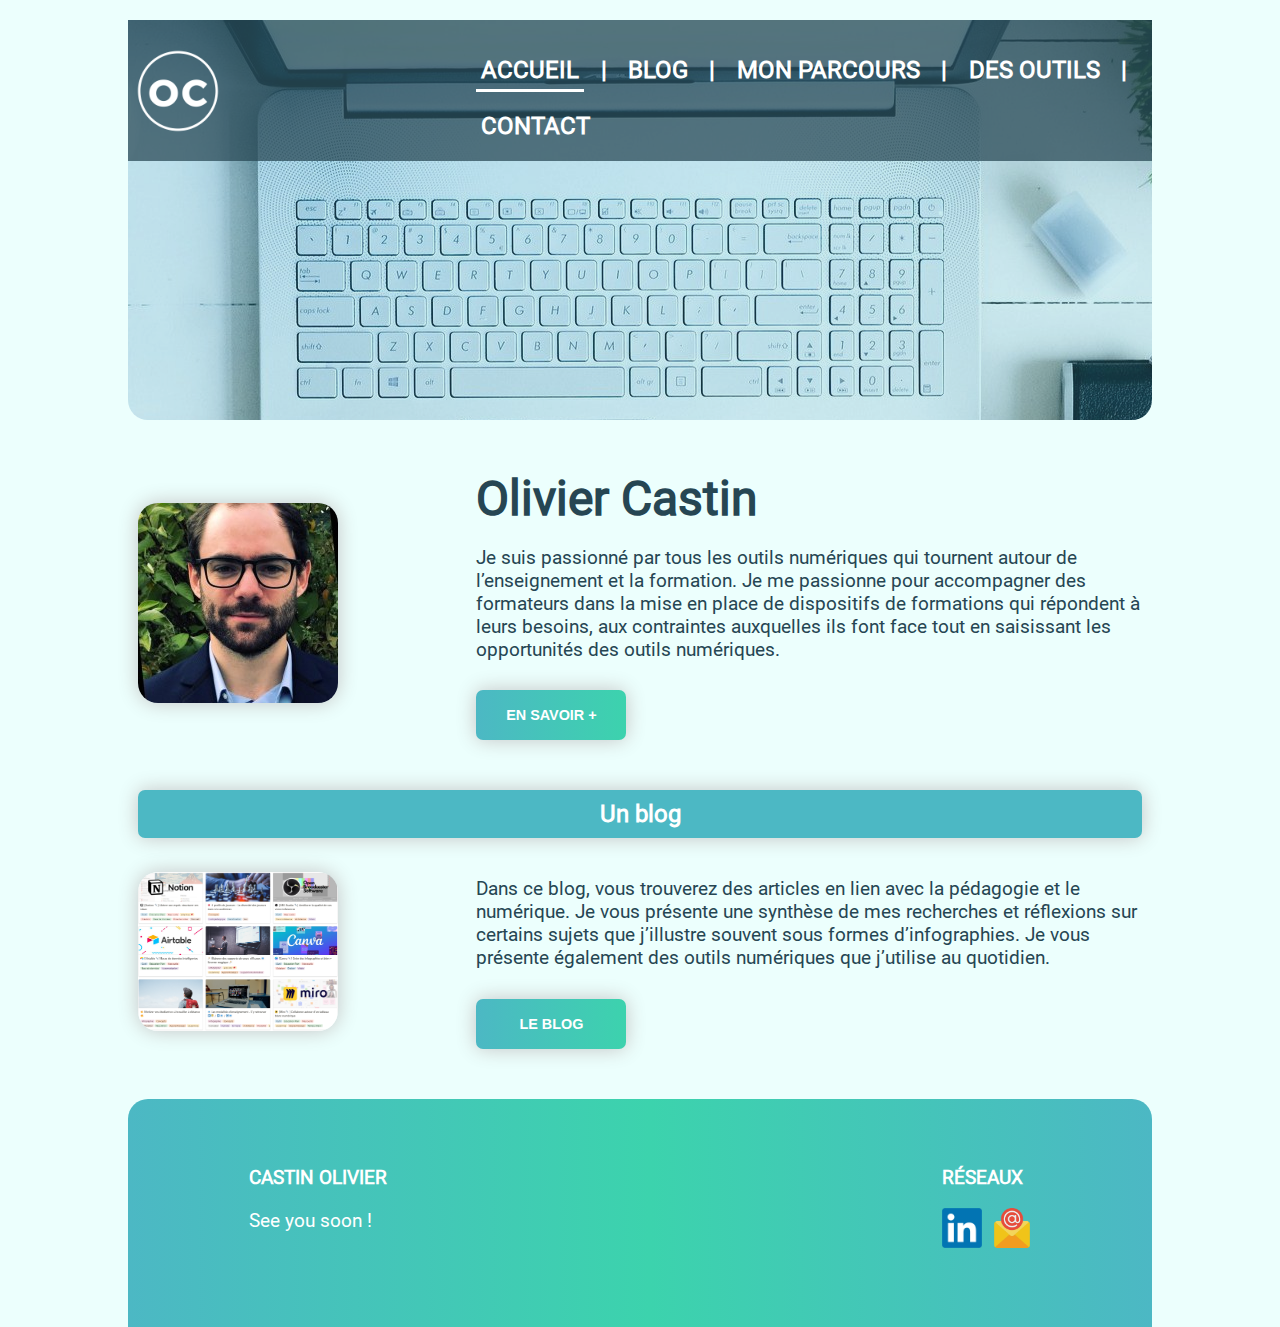
<file: index.html>
<!DOCTYPE html>
<html lang="fr">
  <head>
    <meta charset="UTF-8" />
    <meta http-equiv="X-UA-Compatible" content="IE=edge" />
    <meta name="viewport" content="width=device-width, initial-scale=1.0" />
    <title>Castin Olivier</title>
    <link rel="stylesheet" href="/styles.css" />
    <link rel="shortcut icon" href="/img/Logo1.png" />
    <script src="/script.js"></script>
  </head>
  <body>
    <div class="extraHeader1">
      <header id="myHeader" class="myHeader1">
        <div class="logo">
          <img src="/img/Logo1.png" alt="Logo1" />
        </div>
        <!-- Navigation -->
        <nav class="navigation">
          <ul>
            <a href="/Site_Perso_1/index.html"
              ><li class="select">Accueil</li></a
            >
            <li class="vertical_bar"><b>|</b></li>
            <a href="/blog.html"><li>Blog</li></a>
            <li class="vertical_bar"><b>|</b></li>
            <a href="/Mon_Parcours.html"><li>Mon parcours</li></a>
            <li class="vertical_bar"><b>|</b></li>
            <a href="/Outils.html"><li>Des outils</li></a>
            <li class="vertical_bar"><b>|</b></li>
            <a href="/Contact.html"><li>Contact</li></a>
          </ul>
        </nav>
      </header>
    </div>

    <section class="introduction">
      <div class="image_Moi">
        <a href="/Mon_Parcours.html"
          ><img src="/img/moi.jpg" alt="Moi" />
        </a>
      </div>
      <div class="text_intro">
        <h1>Olivier Castin</h1>
        <p>
          Je suis passionné par tous les outils numériques qui tournent autour
          de l’enseignement et la formation. Je me passionne pour accompagner
          des formateurs dans la mise en place de dispositifs de formations qui
          répondent à leurs besoins, aux contraintes auxquelles ils font face
          tout en saisissant les opportunités des outils numériques.
        </p>
        <div class="My_Button">
          <a href="/Mon_Parcours.html">
            <button class="Button_En_Savoir_Plus">En savoir +</button></a
          >
        </div>
      </div>
    </section>
    <!-- 
    <section class="Ce_Que_Je_Faits"><h2>Ce que je fais</h2></section>
    <br /> -->

    <section class="blog">
      <h2>Un blog</h2>
      <div class="Blog1">
        <div class="Blog_illustration">
          <a href="/blog.html"
            ><img src="/img/Blog.png" alt="Blog"
          /></a>
        </div>
        <section class="blog_presentation">
          <p>
            Dans ce blog, vous trouverez des articles en lien avec la pédagogie
            et le numérique. Je vous présente une synthèse de mes recherches et
            réflexions sur certains sujets que j’illustre souvent sous formes
            d’infographies. Je vous présente également des outils numériques que
            j’utilise au quotidien.
          </p>
          <div class="My_Button_Blog">
            <a href="/blog.html">
              <button class="Button_En_Savoir_Plus">Le Blog</button></a
            >
          </div>
        </section>
      </div>
    </section>

    <footer>
      <section class="about-me">
        <h3>Castin Olivier</h3>
        <p>See you soon !</p>
      </section>
      <section class="reseaux">
        <h3>Réseaux</h3>
        <div class="logo-reseaux">
          <a
            href="https://www.linkedin.com/in/castinolivier/"
            target="_blank"
            class="Logo_linkedIn"
            ><img src="/img/LinkedIn.png" alt="LinkedIn"
          /></a>
          <a href="mailto:castin.olivier@gmail.com" target="_blank"
            ><img src="/img/eMail.png" alt="email"
          /></a>
        </div>
      </section>
    </footer>
  </body>
</html>
</file>
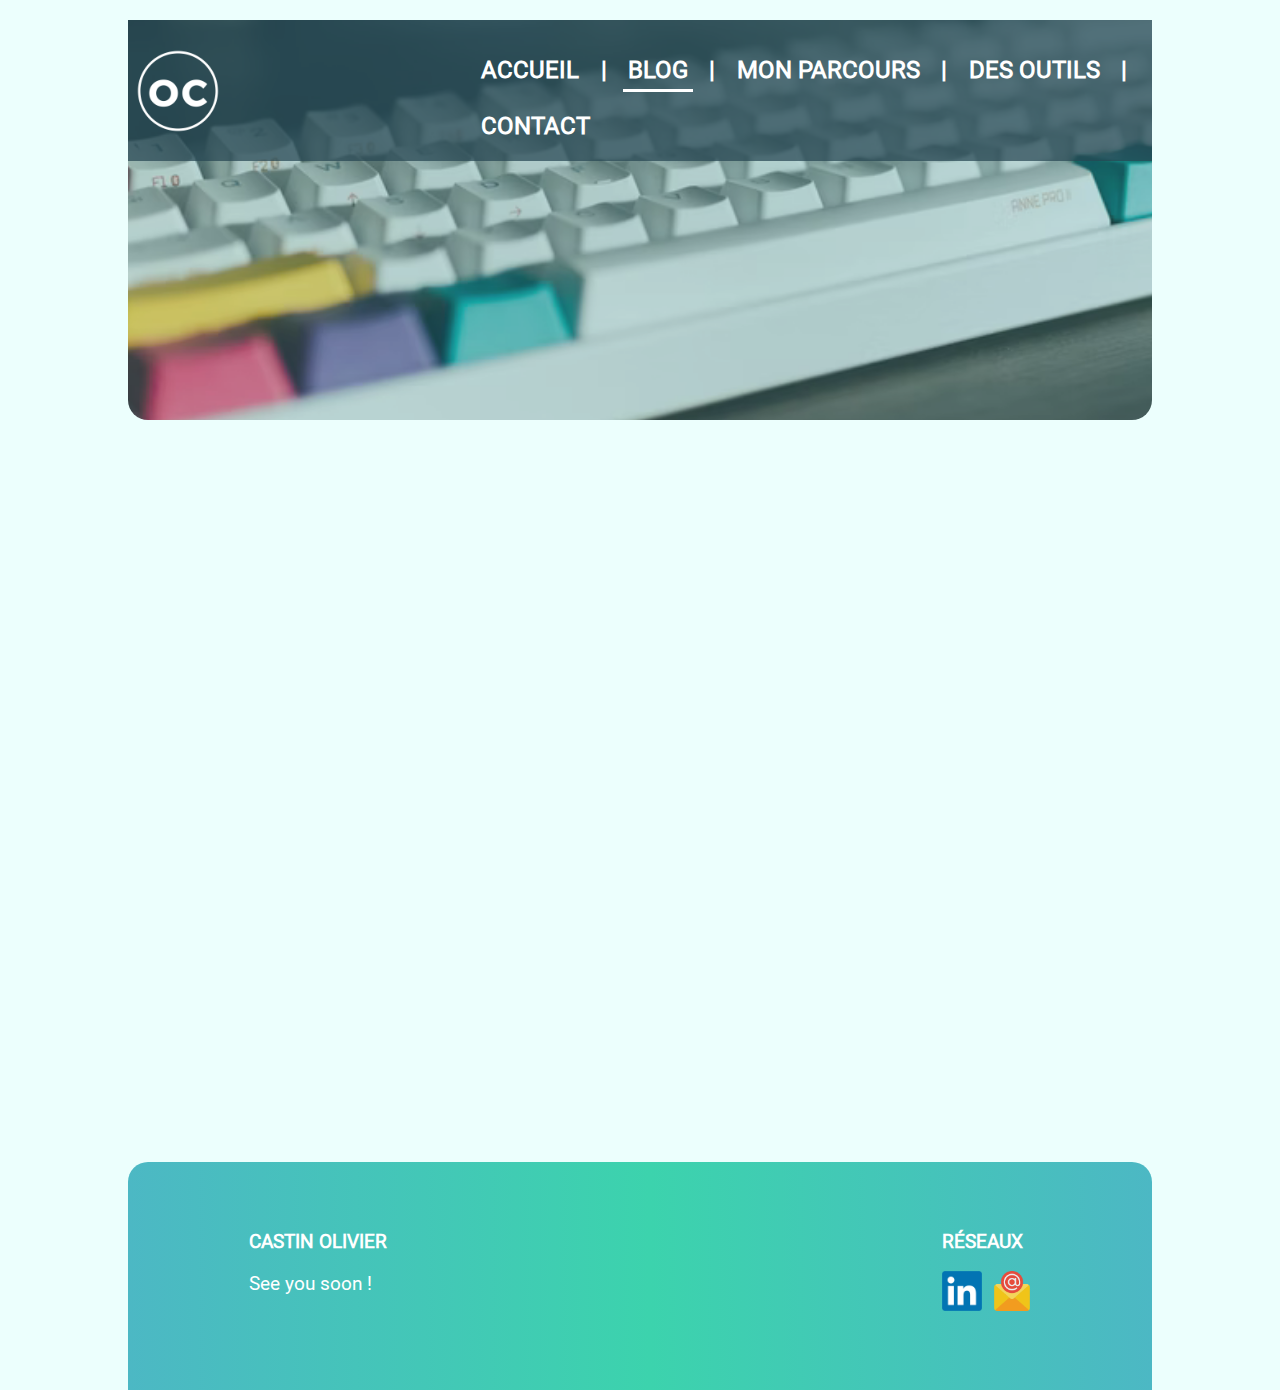
<file: blog.html>
<!DOCTYPE html>
<html lang="fr">
  <head>
    <meta charset="UTF-8" />
    <meta http-equiv="X-UA-Compatible" content="IE=edge" />
    <meta name="viewport" content="width=device-width, initial-scale=1.0" />
    <title>Castin Olivier</title>
    <link rel="stylesheet" href="/styles.css" />
    <link rel="shortcut icon" href="/img/Logo1.png" />
    <script src="/script.js"></script>
  </head>
  <body>
    <div class="extraHeader2">

    <header id="myHeader" class="myHeader2">
      <div class="logo">
        <img src="/img/Logo1.png" alt="Logo1" />
      </div>
      <!-- Navigation -->
      <nav class="navigation">
        <ul>
          <a href="/index.html"><li>Accueil</li></a>
          <li class="vertical_bar"><b>|</b></li>
          <a href="/blog.html"class="select"><li>Blog</li></a>
          <li class="vertical_bar"><b>|</b></li>
          <a href="/Mon_Parcours.html"><li>Mon parcours</li></a>
          <li class="vertical_bar"><b>|</b></li>
          <a href="/Outils.html"><li>Des outils</li></a>
          <li class="vertical_bar"><b>|</b></li>
          <a href="/Contact.html"><li>Contact</li></a>        </ul>
      </nav>
    </header>
    </div>
    <br>
    <br>
<!-- <div class="chargement">
  <img src="/Site_Perso_1/img/loader.gif" alt="Chargement...">
</div> -->
    <main>
        <div class="iframe">
            <iframe src=https://oliviercastin.notion.site/21407a7cdd1f436a9685cda211b9a241?v=fa185975ef7146f38bb3d7dfcec6ee79 class="Mynotion" id="Mynotion"></iframe>
        </div>
</main>
    <footer>
      <section class="about-me">
        <h3>Castin Olivier</h3>
        <p>See you soon !</p>
      </section>
      <section class="reseaux">
        <h3>Réseaux</h3>
        <div class="logo-reseaux">
          <a
            href="https://www.linkedin.com/in/castinolivier/"
            target="_blank"
            class="Logo_linkedIn"
            ><img src="/img/LinkedIn.png" alt="LinkedIn"
          /></a>
          <a href="mailto:castin.olivier@gmail.com" target="_blank"
            ><img src="/img/eMail.png" alt="email"
          /></a>
        </div>
      </section>
    </footer>
  </body>
</html>
</file>
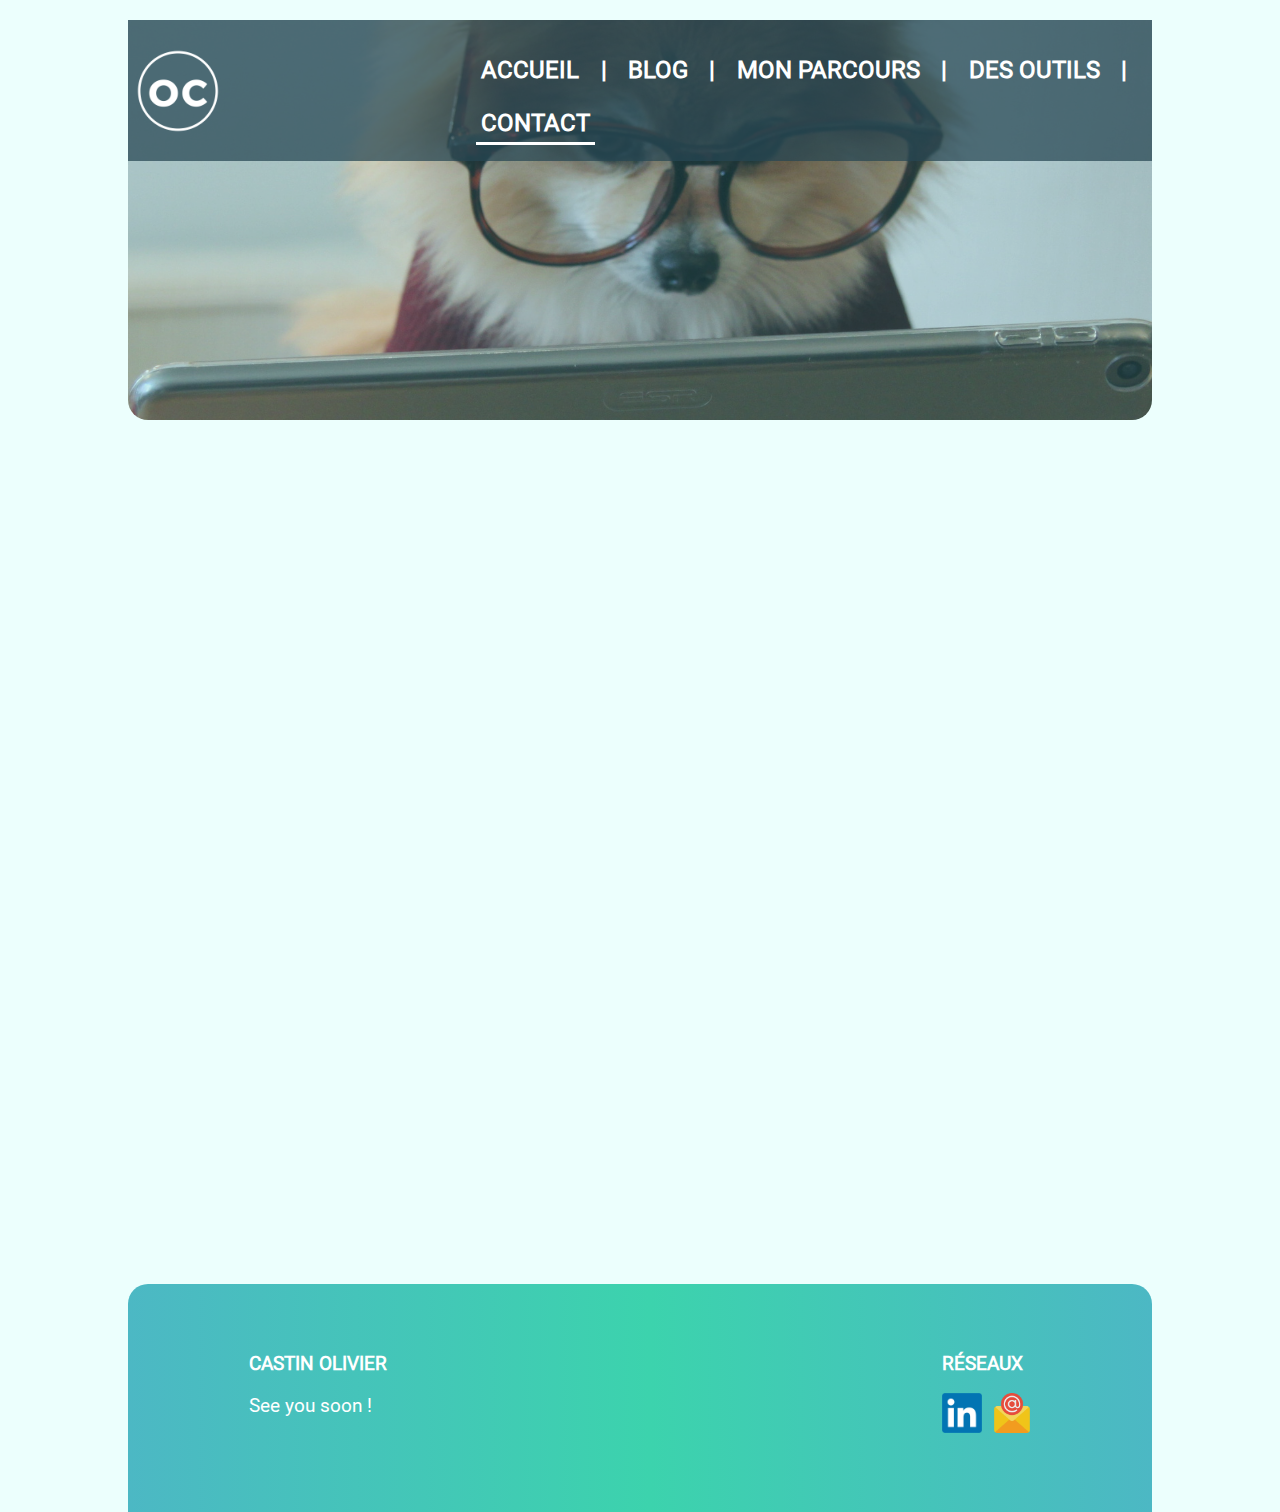
<file: Contact.html>
<!DOCTYPE html>
<html lang="fr">
  <head>
    <meta charset="UTF-8" />
    <meta http-equiv="X-UA-Compatible" content="IE=edge" />
    <meta name="viewport" content="width=device-width, initial-scale=1.0" />
    <title>Castin Olivier</title>
    <link rel="stylesheet" href="/styles.css" />
    <link rel="shortcut icon" href="/img/Logo1.png" />
    <script src="/script.js"></script>
  </head>
  <body>
    <div class="extraHeader5">

    <header id="myHeader" class="myHeader5">
      <div class="logo">
        <img src="/img/Logo1.png" alt="Logo1" />
      </div>
      <!-- Navigation -->
      <nav class="navigation">
        <ul>
          <a href="/index.html"><li>Accueil</li></a>
          <li class="vertical_bar"><b>|</b></li>
          <a href="/blog.html"><li>Blog</li></a>
          <li class="vertical_bar"><b>|</b></li>
          <a href="/Mon_Parcours.html"><li>Mon parcours</li></a>
          <li class="vertical_bar"><b>|</b></li>
          <a href="/Outils.html"><li>Des outils</li></a>
          <li class="vertical_bar"><b>|</b></li>
          <a href="/Contact.html" class="select"
            ><li>Contact</li></a
          >
        </ul>
      </nav>
    </header> 
  </div>

    <main>
      <iframe class="MyAirtable2" src="https://airtable.com/embed/shrWu7Lexv7KscjRT?backgroundColor=green"  frameborder="0";
      onmousewheel="" style="background: transparent; border: 0px solid #ccc;"; 
      > </iframe>
      
    <footer>
      <section class="about-me">
        <h3>Castin Olivier</h3>
        <p>See you soon !</p>
      </section>
      <section class="reseaux">
        <h3>Réseaux</h3>
        <div class="logo-reseaux">
          <a
            href="https://www.linkedin.com/in/castinolivier/"
            target="_blank"
            class="Logo_linkedIn"
            ><img src="/img/LinkedIn.png" alt="LinkedIn"
          /></a>
          <a href="mailto:castin.olivier@gmail.com" target="_blank"
            ><img src="/img/eMail.png" alt="email"
          /></a>
        </div>
      </section>
    </footer>
  </body>
</html>
</file>
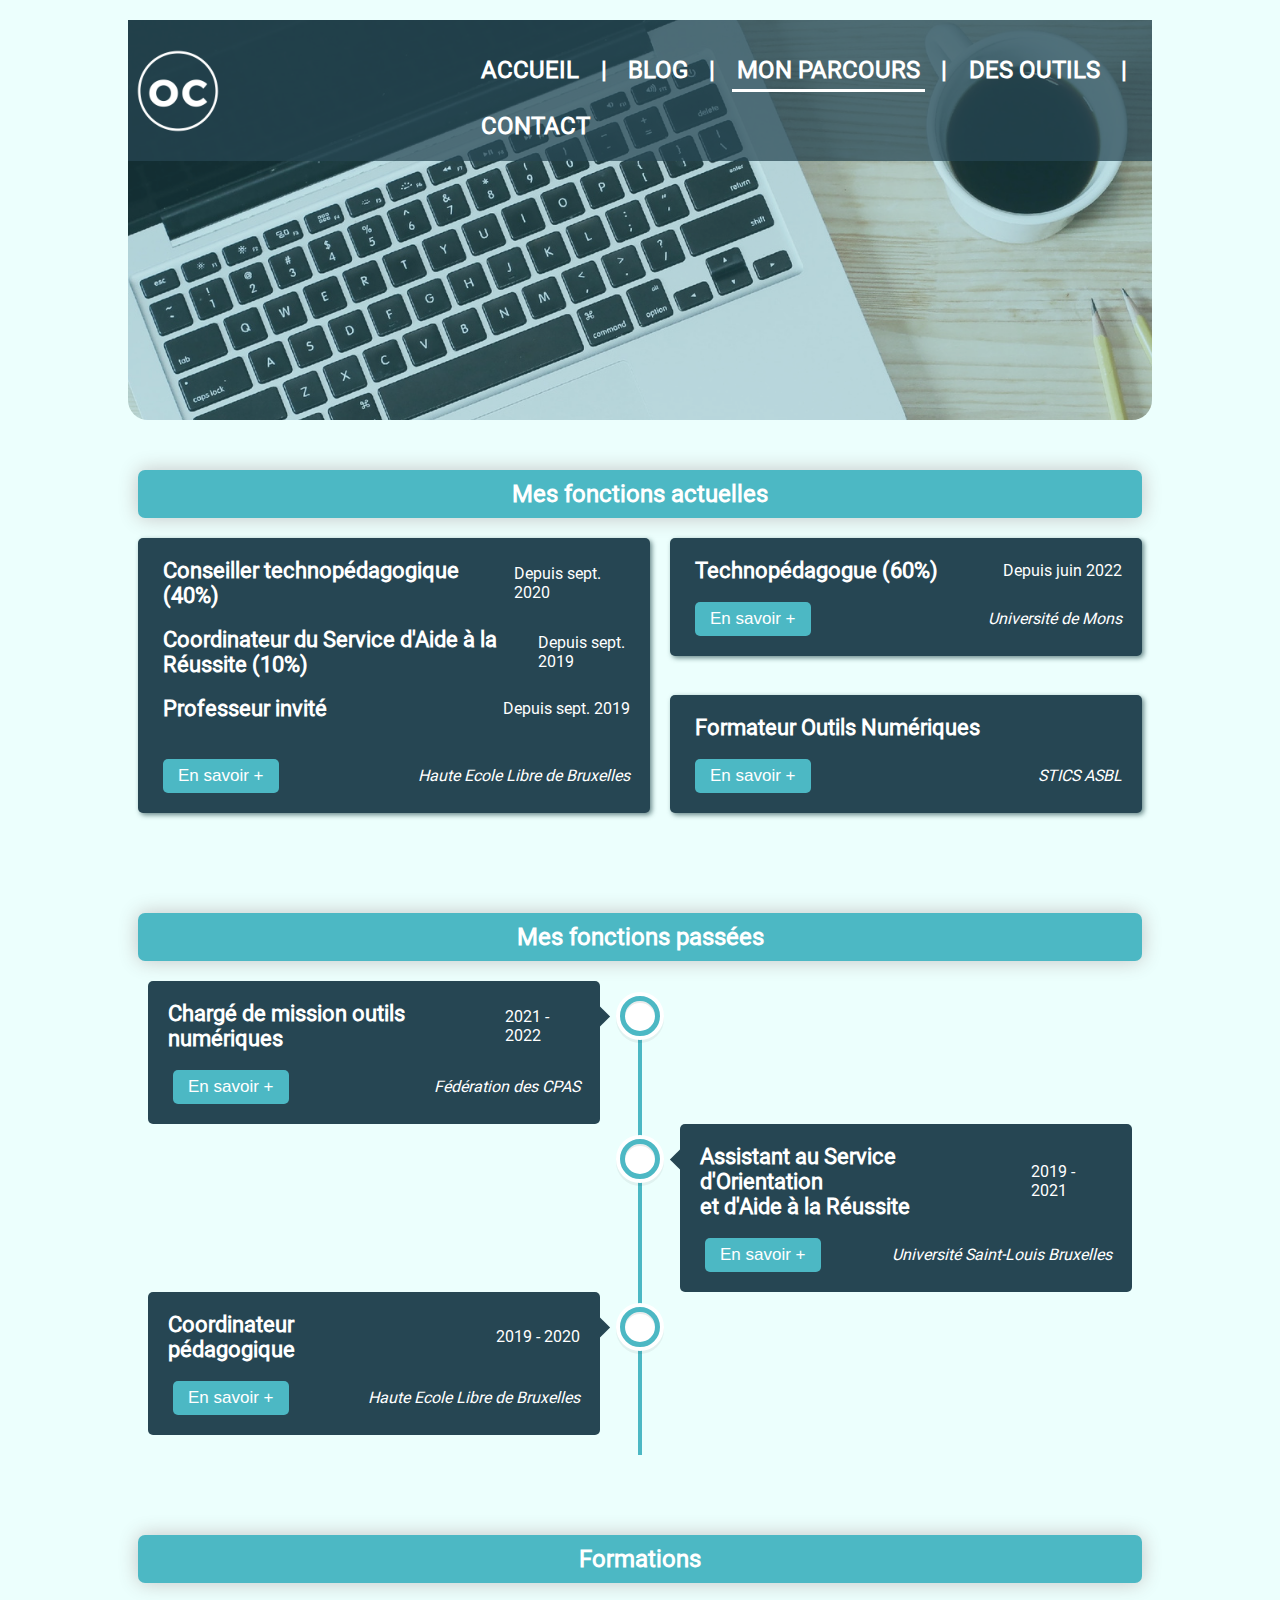
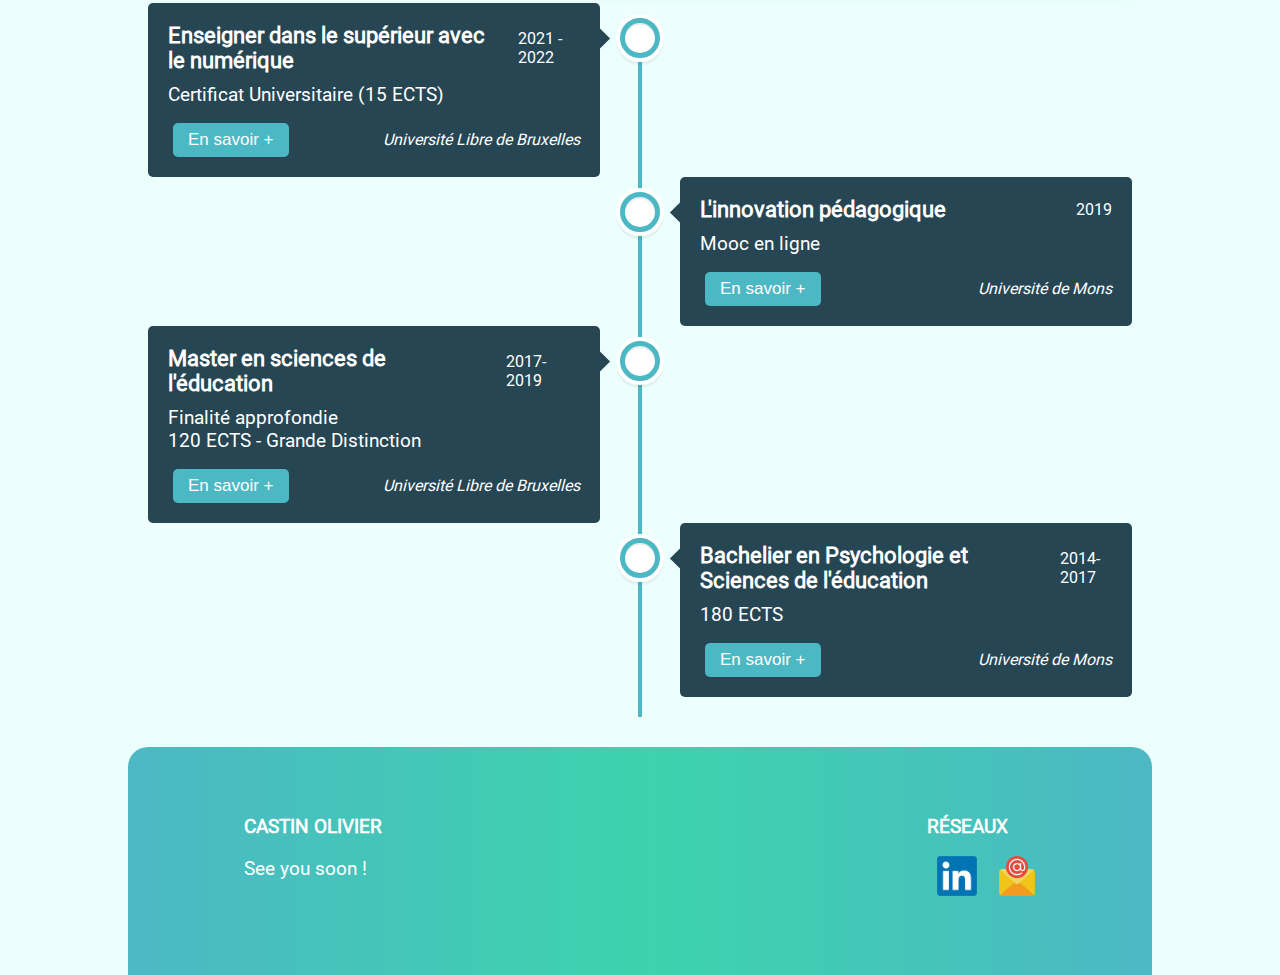
<file: Mon_Parcours.html>
<!DOCTYPE html>
<html lang="fr">
  <head>
    <meta charset="UTF-8" />
    <meta http-equiv="X-UA-Compatible" content="IE=edge" />
    <meta name="viewport" content="width=device-width, initial-scale=1.0" />
    <title>Mon Parcours | Castin Olivier</title>
    <link rel="stylesheet" href="/styles.css" />
    <link rel="shortcut icon" href="/img/Logo1.png" />
  </head>
  <body>
    <div class="extraHeader3">

    <header id="myHeader" class="myHeader3">
      <div class="logo">
        <img src="/img/Logo1.png" alt="Logo1" />
      </div>
      <!-- ================== Navigation ================== -->
      <nav class="navigation">
        <ul>
          <a href="/index.html"><li>Accueil</li></a>
          <li class="vertical_bar"><b>|</b></li>
          <a href="/blog.html"><li>Blog</li></a>
          <li class="vertical_bar"><b>|</b></li>
          <a href="/Mon_Parcours.html"><li class="select">Mon parcours</li></a>
          <li class="vertical_bar"><b>|</b></li>
          <a href="/Outils.html"><li>Des outils</li></a>
          <li class="vertical_bar"><b>|</b></li>
          <a href="/Contact.html"><li>Contact</li></a>        </ul>
      </nav>
    </header> 
    </div>
    
<!-- ================== Mes fonctions actuelles ================== -->
    <section class="Mes_Fonctions_Actuelles">
        <h2>Mes fonctions actuelles</h2>
        <div class="Fonctions_Actuelles">
        <div class="Fonctions_Actuelles1">
            <div class="row row-1">
                <section>
                    <div class="details">
                      <span class="title">Conseiller technopédagogique (40%)</span>
                      <span>Depuis sept. 2020</span>
                    </div>
                      <br>
                    <div class="details">
                      <span class="title">Coordinateur du Service d'Aide à la Réussite (10%)</span>
                      <span>Depuis sept. 2019</span>
                    </div>
                      <br>
                    <div class="details">
                      <span class="title">Professeur invité </span>
                      <span>Depuis sept. 2019</span>
                    </div>
                      <br>
                      <br>
                    <div class="bottom">
                      <!-- Bouton pour le Popup -->
                      <button id="btnpopup" class="btnpopup">En savoir +</button>
                        <div id="popup" class="popup">
                          <h3>Compétences professionnelles :</h3>
                          <p><strong>Accompagnement de formateurs et d'équipes : </strong></p>
                          <ul>
                            <li>dans la réflexion et la mise en place de leur projet pédagogique; </li>
                            <li>dans la construction du programme de formation;</li>
                            <li>dans la mise en place de projets pédagogiques innovants en lien avec les nouvelles technologies de l'information et de la communication. </li>
                          </ul>
                          <p><strong>Accompagnement d'apprenants :</strong></p>
                          <ul>
                            <li>dans le développement d'une méthode de travail adaptée aux exigences de la formation et de leur milieu professionnel;
                            </li>
                            <li>dans le développement de compétences numériques essentielles à leur formation.</li>
                          </ul>
                          <p><strong>Activités d'Apprentissages :</strong></p>
                          <ul>
                            <li>Méthodologie de l'enseignement supérieur</li>
                            <li>Projet personnel</li>
                            <li>Initiation à la recherche Scientifique</li>
                          </ul>
                          <button id="btnclose" class="btnclose"> Fermer </button>
                        </div>
                      <a href="https://www.helb-prigogine.be/" target="_blank"><i> Haute Ecole Libre de Bruxelles</i></a>
                    </div>

                </section>
            </div>
        </div>
        <div class="Fonctions_Actuelles_colonne2">
        <div class="Fonctions_Actuelles2">
            <div class="row row-2">
                <section>
                    <div class="details">
                    <span class="title">Technopédagogue (60%)</span>
                       <span>Depuis juin 2022</span>
                    </div>
                    <br>
                    <div class="bottom">
                      <!-- Bouton pour le Popup -->
                      <button id="btnpopup2" class="btnpopup">En savoir +</button>
                        <div id="popup2" class="popup">
                          <h3>Compétences professionnelles :</h3>
                          <p><bold>Accompagnement institutionnel : </bold></p>
                          <ul>
                            <li>dans la réflexion et la mise en place d'un référentiel de compétences numériques; </li>
                          </ul>
                          <button id="btnclose2" class="btnclose"> Fermer </button>
                        </div>                    
                        <a href="https://web.umons.ac.be/fr/" target="_blank"><i> Université de Mons</i></a>
                    </div>
                </section>
            </div>
        </div>
        <br>
        <div class="Fonctions_Actuelles2">
            <div class="row row-2">
                <section>
                    <div class="details">
                    <span class="title">Formateur Outils Numériques</span>
                    <span></span>
                    </div>
                    <br>
                    <div class="bottom">
                   <!-- Bouton pour le Popup -->
                    <button id="btnpopup3" class="btnpopup">En savoir +</button>
                        <div id="popup3" class="popup">
                          <h3>Compétences professionnelle :</h3>
                          <p><bold>Formation(s) proposée(s) : </bold></p>
                          <ul>
                            <li>Teams, au-delà des visioconférences vers une collaboration efficace </li>
                          </ul>
                          <button id="btnclose3" class="btnclose"> Fermer </button>
                        </div>   
                      <a href="https://www.stics.be/" target="_blank"><i> STICS ASBL</i></a>
                    </div>
                </section>
            </div>
        </div>
        </div>
        </div>


    <!-- ================== Mes fonctions passées TimeLine ================== -->
    

    <section class= "timeline">
        <h2>Mes fonctions passées </h2>

      <div class="wrapper">
        <div class="center-line">
        </div>
        <div class="row row-1">
          <section>
            <i class="icon fas fa-home"></i>
            <div class="details">
              <span class="title">Chargé de mission outils  numériques</span>
              <span>2021 - 2022 </span>
            </div>
           <br>
            <div class="bottom">
              <button href="#">En savoir +</button>
              <a href="https://www.uvcw.be/federation-cpas" target="_blank"><i> Fédération des CPAS</i></a>
            </div>
          </section>
        </div>
        <div class="row row-2">
          <section>
            <i class="icon fas fa-star"></i>
            <div class="details">
              <span class="title">Assistant au Service d'Orientation <br>et d'Aide à la Réussite</span>
              <span>
                  2019 - 2021</span>
            </div>
            <br>
            <div class="bottom">
              <button href="#">En savoir +</button>
              <a href="https://www.usaintlouis.be/sl/aidereussite.html" target="_blank"><i>Université Saint-Louis Bruxelles</i></a>
            </div>
          </section>
        </div>
        <div class="row row-1">
          <section>
            <i class="icon fas fa-rocket"></i>
            <div class="details">
              <span class="title">Coordinateur <br> pédagogique</span>
              <span>2019 - 2020</span>
            </div>
                <br>
            <div class="bottom">
              <button href="#">En savoir +</button>
              <a href="https://www.helb-prigogine.be/" target="_blank"><i> Haute Ecole Libre de Bruxelles</i></a>
            </div>
          </section>
        </div>
    </section>
   
    <!-- ================== Formations ================== -->

    <section class="Formations Continue"></section>
    <section class= "timeline">
        <h2>Formations </h2>

      <div class="wrapper">
        <div class="center-line">
        </div>
        <div class="row row-1">
          <section>
            <i class="icon fas fa-home"></i>
            <div class="details">
              <span class="title">Enseigner dans le
                supérieur avec le numérique</span>
              <span>2021 - 2022 </span>
            </div>
            <p>Certificat Universitaire (15 ECTS)</p>
            <div class="bottom">
              <button href="#">En savoir +</button>
              <a href="https://esnu.be/"><i>Université Libre de Bruxelles</i></a>
            </div>
          </section>
        </div>
        <div class="row row-2">
          <section>
            <i class="icon fas fa-star"></i>
            <div class="details">
              <span class="title">L'innovation pédagogique</span>
              <span>2019</span>
            </div>
            <p>Mooc en ligne</p>
            <div class="bottom">
              <button href="https://umooc.umons.ac.be/?redirect=0" target="_blank">En savoir +</button>
              <a href="https://web.umons.ac.be/fr/" target="_blank"><i> Université de Mons</i></a>
            </div>
          </section>
        </div>
        <div class="row row-1">
          <section>
            <i class="icon fas fa-rocket"></i>
            <div class="details">
              <span class="title">Master en sciences de l'éducation</span>
              <span>2017-2019</span>
            </div>
            <p>Finalité approfondie <br> 120 ECTS - Grande Distinction</p>

            <div class="bottom">
              <button href="#">En savoir +</button>
             <a href="https://www.ulb.be/fr/programme/ma-educ"> <i>Université Libre de Bruxelles</i></a>
            </div>
          </section>
        </div>
        <div class="row row-2">
            <section>
              <i class="icon fas fa-rocket"></i>
              <div class="details">
                <span class="title">Bachelier en Psychologie et 
                    Sciences de l'éducation</span>
                <span>2014-2017</span>
              </div>
              <p>180 ECTS</p>
              <div class="bottom">
                <button href="#">En savoir +</button>
                <a href="https://web.umons.ac.be/fpse/fr/" target="_blank"><i> Université de Mons</i></a>
              </div>
            </section>
          </div>
    </section>
    <section class="Formations"></section>
    <footer>
      <section class="about-me">
        <h3>Castin Olivier</h3>
        <p>See you soon !</p>
      </section>
      <section class="reseaux">
        <h3>Réseaux</h3>
        <div class="logo-reseaux">
          <a href="https://www.linkedin.com/in/castinolivier/" target="_blank" class="Logo_linkedIn"
            ><img src="/img/LinkedIn.png" alt="LinkedIn"
          /></a>
          <a href="mailto:castin.olivier@gmail.com" target="_blank"
            ><img src="/img/eMail.png" alt="email"
          /></a>
        </div>
      </section>
    </footer>
    </footer>
    <script src="/script.js"></script>

  </body>
</html>
</file>
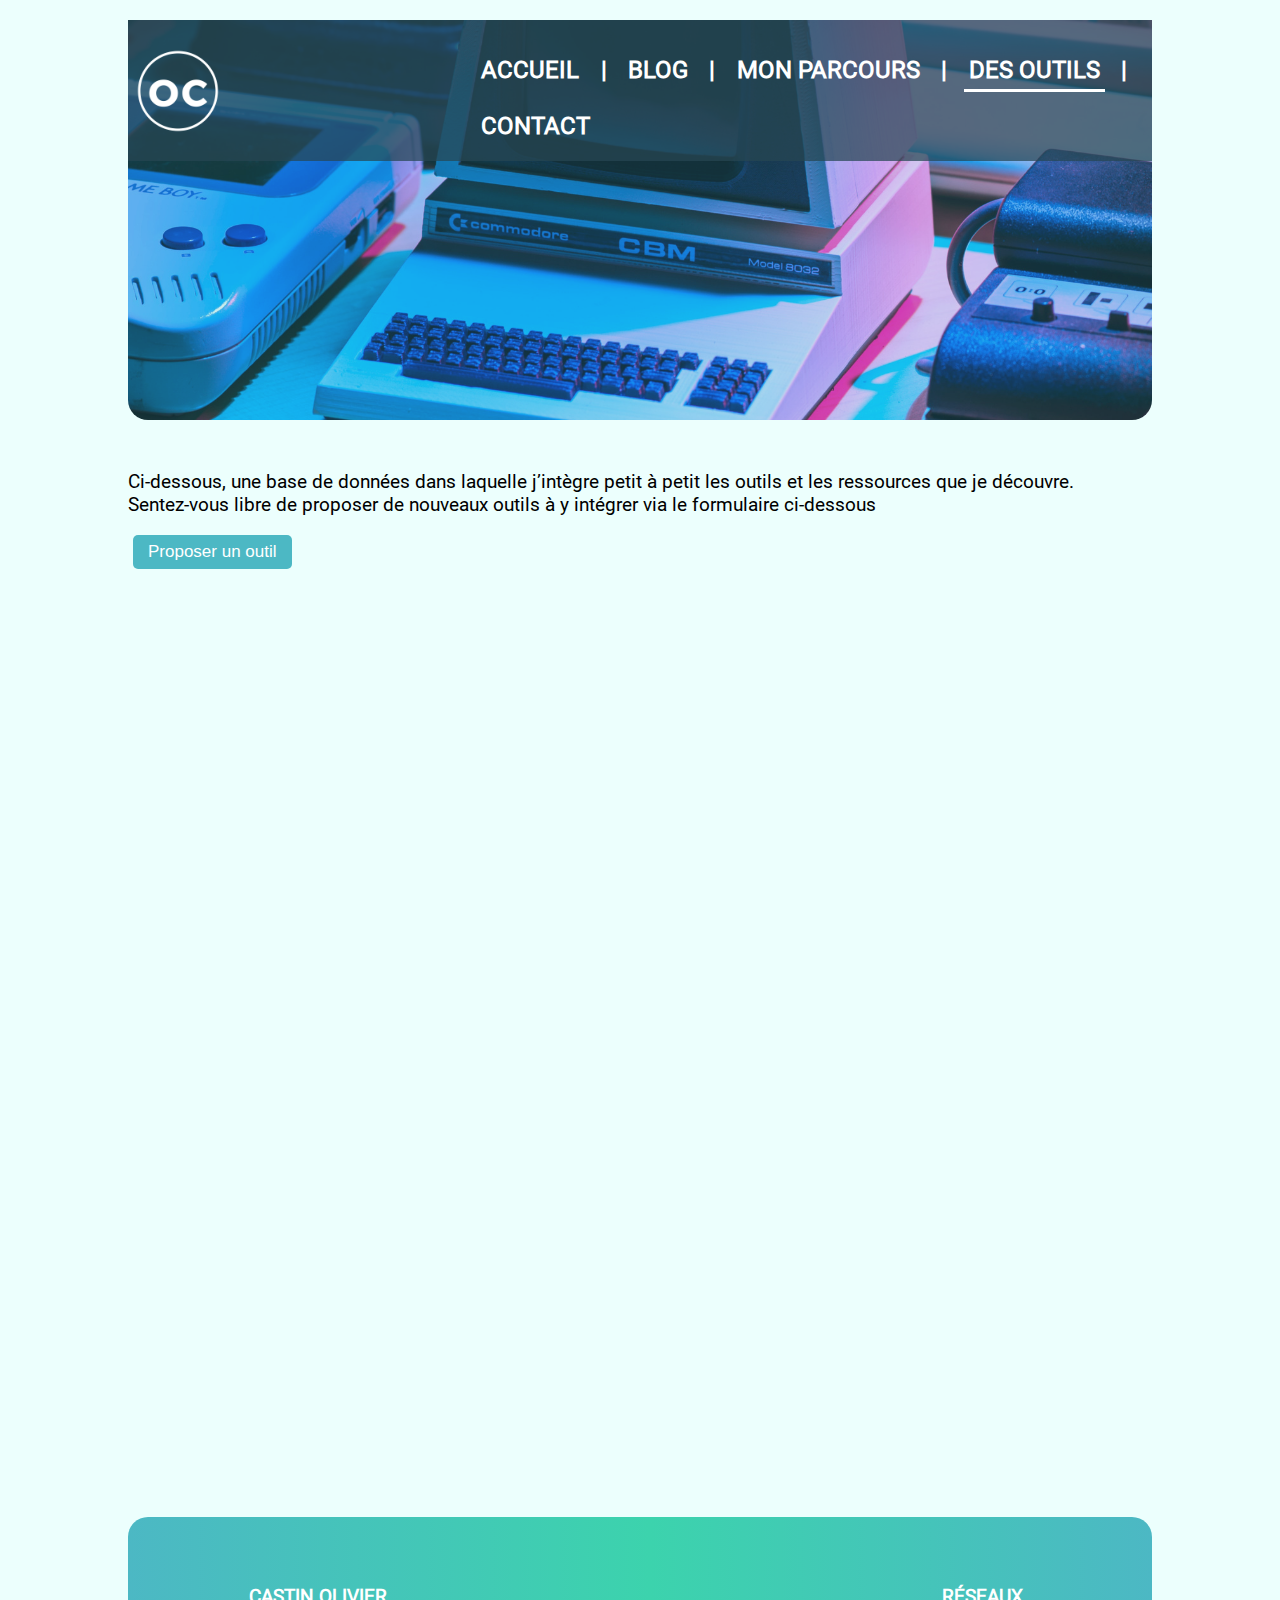
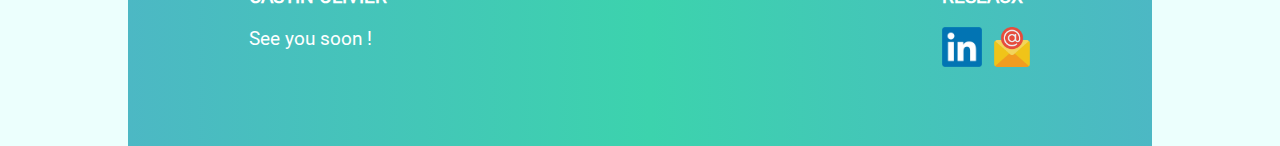
<file: Outils.html>
<!DOCTYPE html>
<html lang="fr">
  <head>
    <meta charset="UTF-8" />
    <meta http-equiv="X-UA-Compatible" content="IE=edge" />
    <meta name="viewport" content="width=device-width, initial-scale=1.0" />
    <title>Castin Olivier</title>
    <link rel="stylesheet" href="/styles.css" />
    <link rel="shortcut icon" href="/img/Logo1.png" />
  </head>
  <body>
    <div class="extraHeader4">
      <header id="myHeader" class="myHeader4">
        <div class="logo">
          <img src="/img/Logo1.png" alt="Logo1" />
        </div>
        <!-- Navigation -->
        <nav class="navigation">
          <ul>
            <a href="/index.html"><li>Accueil</li></a>
            <li class="vertical_bar"><b>|</b></li>
            <a href="/blog.html"><li>Blog</li></a>
            <li class="vertical_bar"><b>|</b></li>
            <a href="/Mon_Parcours.html"><li>Mon parcours</li></a>
            <li class="vertical_bar"><b>|</b></li>
            <a href="/Outils.html"class="select"><li>Des outils</li></a>
            <li class="vertical_bar"><b>|</b></li>
            <a href="/Contact.html"><li>Contact</li></a>        </ul>
        </nav>
      </header>
    </div>
    
    <main>
      <p>Ci-dessous, une base de données dans laquelle j’intègre petit à petit les outils et les ressources que je découvre. 
        <br> Sentez-vous libre de proposer de nouveaux outils à y intégrer via le formulaire ci-dessous</p>
        <div class="bottom">
          <button id="btnpopup4" class="btnpopup4">Proposer un outil</button>
            <div id="popup4" class="popup">
              <iframe src="https://airtable.com/embed/shreXoYsHXMARpjzP?backgroundColor=cyan" class="MyAirtable2"></iframe>
              <button id="btnclose4" class="btnclose"> Fermer </button>
            </div>
            <!-- script du bouton popup "Proposer un outil" -->
            <script>
              var btnpopup4 = document.getElementById('btnpopup4');
              var popup4 = document.getElementById('popup4');
              var btnclose4 = document.getElementById('btnclose4');

              btnpopup4.addEventListener('click',openpopup4);
              function openpopup4(){
                  popup4.style.display = "block";
              }           

              btnclose4.addEventListener('click',close4);
              function close4(){
                  popup4.style.display = 'none';
                }
            </script>
        </div>
        <br>
        <div class="iframe">
            <!-- <div class="chargement">
              <img src="/Site_Perso_1/img/loader.gif" alt="Chargement...">
            </div> -->
            <iframe src=https://airtable.com/embed/shrRTlLKoeR4tgoPe/tblC8wdRXJgu0UdZc?backgroundColor=cyan&viewControls=on class="MyAirtable1"></iframe>
        </div>
</main>
    <footer>
      <section class="about-me">
        <h3>Castin Olivier</h3>
        <p>See you soon !</p>
      </section>
      <section class="reseaux">
        <h3>Réseaux</h3>
        <div class="logo-reseaux">
          <a
            href="https://www.linkedin.com/in/castinolivier/"
            target="_blank"
            class="Logo_linkedIn"
            ><img src="/img/LinkedIn.png" alt="LinkedIn"
          /></a>
          <a href="mailto:castin.olivier@gmail.com" target="_blank"
            ><img src="/img/eMail.png" alt="email"
          /></a>
        </div>
      </section>
    </footer>

  </body>
</html>
</file>
<file: styles.css>
@font-face {
    font-family:'Roboto';
    src: url('Font/Roboto/Roboto-Regular.ttf') format('truetype');
    font-weight: normal;
    font-style: normal;
}

h2{
    background: #4CB8C4;
    color: white;            
    box-shadow: 0 0 20px rgb(196, 196, 196);
    padding: 10px;
    margin-left: 10px;
    margin-right: 10px;
    border-radius: 7px;
    text-align: center;
    font-family:roboto, 'Segoe UI', Tahoma, Geneva, Verdana, sans-serif ;
}

body{
    padding-left: 10%;
    padding-right: 10%;
    margin-top: 20px;
    margin-bottom: 0;
    margin-left: 0;
    width: 100%;
    background-color: #ecfffd;
    font-family:roboto, 'Segoe UI', Tahoma, Geneva, Verdana, sans-serif ;
}


/* ============== Mise en forme du haut du Header ============== */
.sticky .content {
  padding-top: 102px;
  }

 #sticky {
  position: fixed;
  top: 0;
  width:80%;
  background-color:#ecfffd ;
  z-index: 200;
  padding-top: 20px;
  display: flex;
  flex-direction:row;
  justify-content: space-between;
  flex-wrap: wrap;
}

header{
    display: flex;
    flex-direction:row;
    justify-content:space-between;
    flex-wrap: wrap;

  
}
.navigation{
    width: 65%; 
    display: flex;
    flex-direction: row;
    justify-content:space-between;
    align-items: center;
    margin-right: 10px;

}

.logo {
    width: 30%;
    display: flex;
    flex-direction: column;
    align-items: flex-start;
    justify-content: center;
}

.logo img:hover{
    transform : rotate(360deg);
    transition: 2s;

}

.logo img{
    height: 100px;
    transition: 2s;


}

.navigation ul{
    width: 100%; 
    list-style-type: none;
    display: flex;
    flex-direction: row;
    justify-content:space-between;
    padding: 0;
    padding-top: auto;
    padding-bottom: auto;
    flex-wrap: wrap;
    margin-right: 10px;
}

.navigation ul li{
    
    color: #ffffff;
    text-decoration : none;
    font-size: 1.5em;
    text-transform: uppercase;
    font-weight: bolder;
    padding:0 5px 5px 5px;
    margin-top: 20px;
}

.select{
border-bottom:  #ffffff solid 3px;
}

.myHeader1{
  background-color: #264653b9;
    }
  .extraHeader1{
    background-image: url("/img/Accueil2.jpg") ;
    background-position: center;
    height: 400px;
    border-radius: 0 0 20px 20px;
    margin-bottom: 50px ;
  }
.myHeader2{
    background-color: #264653b9;
    ;
    }
.extraHeader2{
  background-image: url("/img/Accueil\ blog.jpg") ;
  background-position: center;
  height: 400px;
  border-radius: 0 0 20px 20px;
    margin-bottom: 50px ;
    
    }

.myHeader3{
      background-color: #264653b9
      }
  .extraHeader3{
        background-image: url("/img/Accueil\ parcours.jpg") ;
        background-position: center;
        height: 400px;
        border-radius: 0 0 20px 20px;
        margin-bottom: 50px ;
      }

.myHeader4{
background-color: #264653b9
}
.extraHeader4{
  background-image: url("/img/Accueil\ outils.jpg") ;
  background-position: center;
  height: 400px;
  border-radius: 0 0 20px 20px;
  margin-bottom: 50px ;
}
.myHeader5{
  background-color: #264653b9
  }
  .extraHeader5{
    background-image: url("/img/Accueil\ contact.jpg") ;
    background-position: center;
    height: 400px;
    border-radius: 0 0 20px 20px;
    margin-bottom: 50px ;
  }

.navigation .vertical_bar{
  font-weight: bolder;
  font-size: 1.5em;
}
.navigation .vertical_bar:hover{
  color: #ffffff;

}
.navigation ul a{
    text-decoration : none;

}
.navigation ul li:hover{
    color: #4CB8C4;
    font-weight: bold;
    
}

/* ============== Mise en forme de la partie 1 "intruduction ============== */
.introduction{
    margin-top: 50px;
    display: flex;
    flex-direction:row;
    justify-content: space-between;
      flex-wrap: wrap;
}

.image_Moi{
    display: block;
    align-self:center;
    justify-content: left;
    padding-left: 10px;
     }

.image_Moi img{
  
  transition: 0.5s;
  box-shadow: 0 0 20px rgb(196, 196, 196);
  border-radius: 20px;  
}

.image_Moi img:hover{
        transform : scale(1.1) rotate(-4deg);
        transition: 0.5s;
    
    }

h1{
    font-size: 3em;
    margin-top: 0;
    margin-bottom: 0;
    color : linear-gradient(to right, #4CB8C4 0%, #3CD3AD  51%, #4CB8C4  100%);
}
.text_intro {
    width: 65%;
    text-align: left;
    color: #264653;
    display: flex;
    flex-direction: column;
    justify-content:space-between;
    margin-left: 15px;
    margin-right: 10px;
}
p {
  font-size: 1.2em;

}

.Button_En_Savoir_Plus {
  background-image: linear-gradient(to right, #4CB8C4 0%, #3CD3AD  51%, #4CB8C4  100%)
}

  .Button_En_Savoir_Plus {
   border: 0;
   height: 50px;
   width: 150px;
   margin: 10px 0 0 0 ;
   text-align: center;
   text-transform: uppercase;
    font-weight: bold;
   transition: 0.5s;
   background-size: 200% auto;
   color: white;            
   box-shadow: 0 0 20px rgb(196, 196, 196);
   border-radius: 7px;
   font-size: 0.9em;
   align-self: end;

 }

 .Button_En_Savoir_Plus:hover {
   background-position: right center; /* change the direction of the gradiant */
   color: #fff;
   text-decoration: none;
   cursor: pointer ;
   font-size: 1.05em;
   border-radius: 14px;
 }

 /* ============== Mise en forme de la partie Blog ============== */

.blog{
  margin-top: 50px;
 }

.Blog1{
  display: flex; 
  flex-direction:row;
  justify-content: space-between;
  flex-wrap: wrap;
 }
.blog_presentation{
  width: 65%;
  text-align: left;
  color: #264653;
  display: flex;
  flex-direction: column;
  justify-content:space-between;
  margin-left: 15px;
  margin-right: 10px;

}

 .Blog_illustration{
  display: block;
  align-self: center;
  justify-content: left;
  padding-left: 10px;
   }
 
.Blog1 img{
  transition: 0.5s;
  box-shadow: 0 0 20px rgb(196, 196, 196);
  border-radius: 20px;  
  width: 200px;
}

.Blog1 img:hover{
  transform : scale(1.1) rotate(-4deg);
  transition: 0.5s;
}


 /* ============== Mise en forme de la partie footer ============== */
footer h3{
  text-transform: uppercase;
  background-color: rgba(255, 255, 255, 0);
}

footer{
  width: 100%;
  background-image: linear-gradient(to right, #4CB8C4 0%, #3CD3AD  51%, #4CB8C4  100%);
  display: flex;
  flex-wrap: wrap;
  flex-direction: row;
  justify-content: space-around;
  padding: 50px 20px 75px 20px;
  margin-top: 50px;
  color: #fff;
  border-radius: 20px 20px 0 0;
  
}

footer .about-me {
  width: 50%;
}

.logo-reseaux{
  display: flex;
  flex-direction: row;
  justify-content: space-around;
}

.logo-reseaux img{
  height: 40px;
  }
.Logo_linkedIn{
  margin-right: 10px;
}

 /* ============== Mise en forme de la page "Mon parcours" ============== */

 /*  Mise en forme de la partie fonctions actuelles */
*{
  box-sizing: border-box;
}

.Mes_Fonctions_Actuelles{
    margin-top: 50px;
    
}
.Mes_Fonctions_Actuelles a{
  color:white;
  text-decoration: none;
  text-align: right;
  padding-left: 10px;
}

.Timeline a  {
  color:white;
  text-decoration: none;
}

.Fonctions_Actuelles{
    display: flex;
    flex-direction: row;
    justify-content: space-around;
    align-items: stretch;
    flex-wrap: wrap;
}

.Fonctions_Actuelles1 {
    color: #fff;
    background: #264653;
    border-radius: 5px;
    width: calc(50% - 40px);
    padding: 20px;
    box-sizing: content-box;
    box-shadow: 2px 2px 5px #1c4347a2;

}
.Fonctions_Actuelles span {
    padding-left: 5px;
}
.Fonctions_Actuelles2 {
    color: #fff;
    background: #264653;
    border-radius: 5px;
    padding: 20px;
    box-sizing: content-box;
    box-shadow: 2px 2px 5px #1c4347a2;
}

.Fonctions_Actuelles_colonne2{
    display: flex;
    flex-direction: column;
    justify-content: space-between;
    width: calc(50% - 40px);
    
    }

 /* Mise en forme de la timeline "fonction passées" */

 .timeline{
     margin-top: 100px;
 }

.wrapper{
  max-width: 1080px;
  margin: 20px auto;
  padding: 0 20px;
  position: relative;
}
.wrapper .center-line{
  position: absolute;
  height: 100%;
  width: 4px;
  background: #4CB8C4;
  left: 50%;
  top: 20px;
  transform: translateX(-50%);
}
.wrapper .row{
  display: flex;
}
.wrapper .row-1{
  justify-content: flex-start;
}
.wrapper .row-2{
  justify-content: flex-end;
}
.wrapper .row section{
    color: #fff;
  background: #264653;
  border-radius: 5px;
  width: calc(50% - 40px);
  padding: 20px;
  position: relative;
}
.wrapper .row section::before{
  position: absolute;
  content: "";
  height: 15px;
  width: 15px;
  background: #264653;
  top: 28px;
  z-index: -1;
  transform: rotate(45deg);
}
.row-1 section::before{
  right: -7px;
}
.row-2 section::before{
  left: -7px;
}
.row section .icon,
.center-line .scroll-icon{
  position: absolute;
  background: #ffffff;
  height: 40px;
  width: 40px;
  text-align: center;
  line-height: 40px;
  border-radius: 50%;
  border: #4CB8C4 solid 5px;
  color: #12232e;
  font-size: 17px;
  box-shadow: 0 0 0 4px #fff, inset 0 2px 0 rgba(0,0,0,0.08), 0 3px 0 4px rgba(0,0,0,0.05);
}
.center-line .scroll-icon{
  bottom: 0px;
  left: 50%;
  font-size: 25px;
  transform: translateX(-50%);
}
.row-1 section .icon{
  top: 15px;
  right: -60px;
}
.row-2 section .icon{
  top: 15px;
  left: -60px;
}
.row section .details,
.row section .bottom{
  display: flex;
  align-items: center;
  justify-content: space-between;
}
.row section .details .title{
  font-size: 22px;
  font-weight: 600;
  padding-right: 20px;
}
.row section p{
  margin: 10px 0 17px 0;
}
.bottom button{
  text-decoration: none;
  background: #4CB8C4;
  color: #fff;
  padding: 7px 15px;
  border-radius: 5px;
  font-size: 17px;
  font-weight: 400;
  transition: all 0.3s ease;
  border: none;
  cursor: pointer;
  margin-left:5px ;
}
.bottom button:hover{
  background-color:#4cb8c4a8 ;
}

.row section .bottom a:hover{
  transform: scale(0.97);
}
/* gestion des popup */

.popup{
  display: none;
  position: absolute;
  height: auto;
  width: 40%;
  background-color: #ffffff;
  border-radius: 10px;
  box-shadow: 3px 3px 15px #1c4347a2;
  padding: 15px;
  color: #12232e;
  z-index: 1;
  }

.btnclose{
  cursor: pointer;
  float: right;
  background-color:#12232e;
  border-radius: 10px;
  color: #ffffff;

}
#btnclose:hover{
  background-color:#213d50;
}

#popup4{
  width: 50%;
  height: auto;
  overflow: hidden;

}
.MyAirtable2{
  height:500px;
  width: 100%;
  position:relative;
  border: none;
  margin-bottom: 10px;}

/* fin de gestion des popup */

@media(max-width: 790px){
  .wrapper .center-line{
    left: 40px;
  }
  .wrapper .row{
    margin: 30px 0 3px 60px;
  }
  .wrapper .row section{
    width: 100%;
  }
  .row-1 section::before{
    left: -7px;
  }
  .row-1 section .icon{
    left: -60px;
  }
  .Fonctions_Actuelles{
    display: flex;
    flex-direction: column;
  }
  .Fonctions_Actuelles1{
    width: auto;
    margin-bottom: 20px;
  }
  .Fonctions_Actuelles_colonne2{
    width: auto;
  }
}
@media(max-width: 440px){
  .wrapper .center-line,
  .row section::before,
  .row section .icon{
    display: none;
  }
  .wrapper .row{
    margin: 10px 0;
  }
}

/* Gestion du blog  */
.iframe{
  width: 100%;
  height: 100%;
  overflow: hidden;
}
.Mynotion{
  width: 100%;
  height:900px;
  border: none;
  overflow: hidden;
  position:relative;
  margin-top: -300px;
  background: transparent; 

  }

.MyAirtable1{
  position:relative;
  width: 100%;
  height:900px;
  border: none;
  overflow: hidden;
  position:relative;
  margin-bottom: -25px;
  background: transparent; 

}

.chargement{
  display: block;
  position: relative;
  float:inline-start;
  top: 80% ;
  left:50%;
  z-index: -2
}
.MyAirtable2{
  width: 100%;
  height: 750px;
  background:transparent; 
  border: 0px solid #ccc
}
</file>
